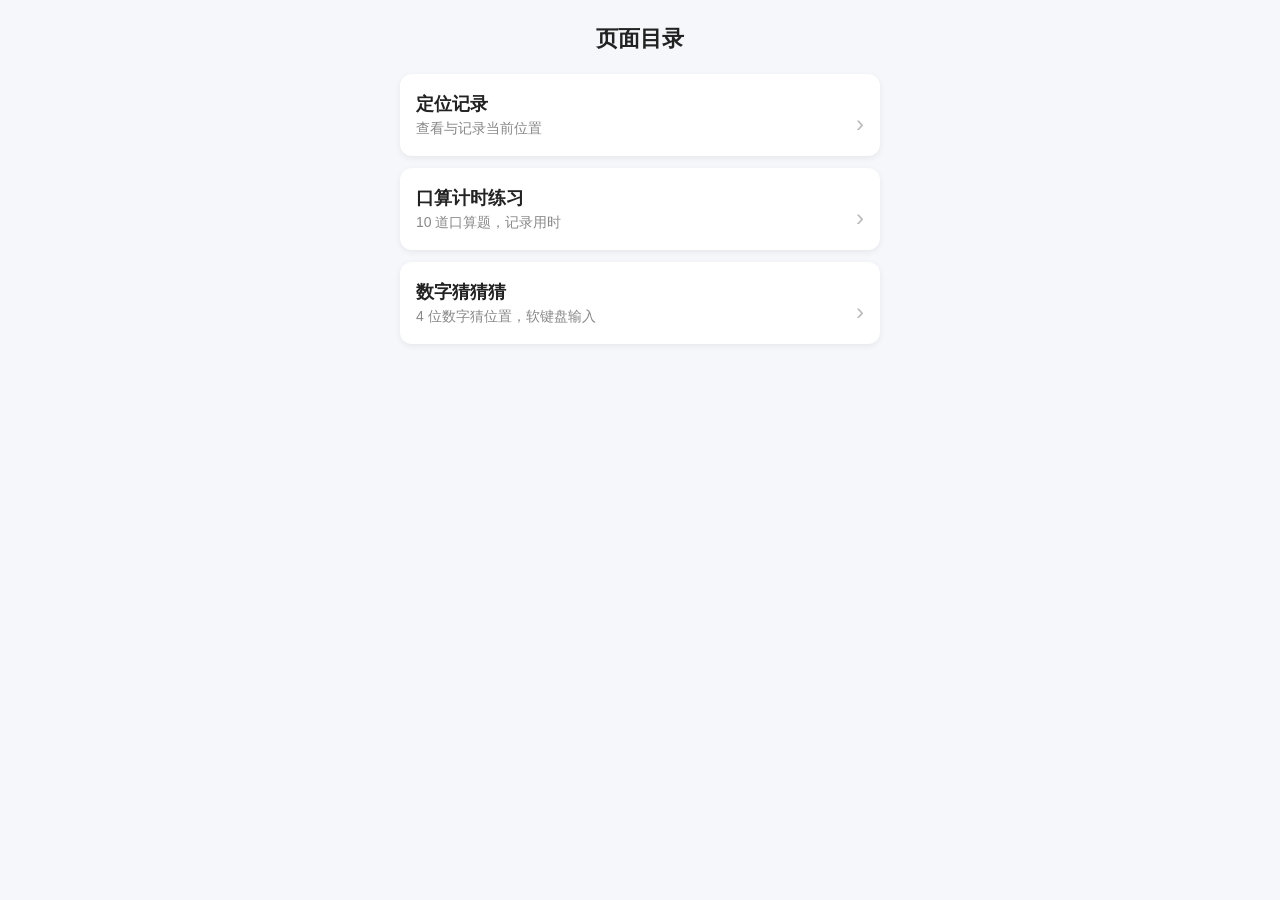
<file: index.html>
<!DOCTYPE html>
<html lang="zh-CN">
<head>
  <meta charset="UTF-8">
  <meta name="viewport" content="width=device-width, initial-scale=1.0, viewport-fit=cover">
  <meta name="theme-color" content="#ffffff">
  <meta name="apple-mobile-web-app-capable" content="yes">
  <meta name="apple-mobile-web-app-status-bar-style" content="default">
  <title>页面目录</title>
  <link rel="icon" href="/favicon.ico">
  <style>
    *{margin:0;padding:0;box-sizing:border-box;-webkit-tap-highlight-color:transparent}
    body{
      min-height:100vh;
      padding:24px 16px calc(24px + env(safe-area-inset-bottom));
      background:#f5f7fa;color:#222;
      font-family:-apple-system,'PingFang SC','Microsoft YaHei',sans-serif;
    }
    h1{font-size:22px;font-weight:600;text-align:center;margin-bottom:20px}
    .list{display:flex;flex-direction:column;gap:12px;max-width:480px;margin:0 auto}
    .item{
      display:block;padding:18px 16px;border-radius:12px;
      background:#fff;color:inherit;text-decoration:none;
      box-shadow:0 2px 6px #0001;
    }
    .item:active{background:#eef4fb}
    .item .name{font-size:18px;font-weight:600}
    .item .desc{margin-top:4px;font-size:14px;color:#888}
    .item::after{content:'›';float:right;margin-top:-28px;font-size:24px;color:#bbb}
  </style>
</head>
<body>
  <h1>页面目录</h1>
  <div class="list">
    <a class="item" href="location.html">
      <div class="name">定位记录</div>
      <div class="desc">查看与记录当前位置</div>
    </a>
    <a class="item" href="mental.html">
      <div class="name">口算计时练习</div>
      <div class="desc">10 道口算题，记录用时</div>
    </a>
    <a class="item" href="MeasurementQuantity.html">
      <div class="name">数字猜猜猜</div>
      <div class="desc">4 位数字猜位置，软键盘输入</div>
    </a>
  </div>
</body>
</html>
</file>
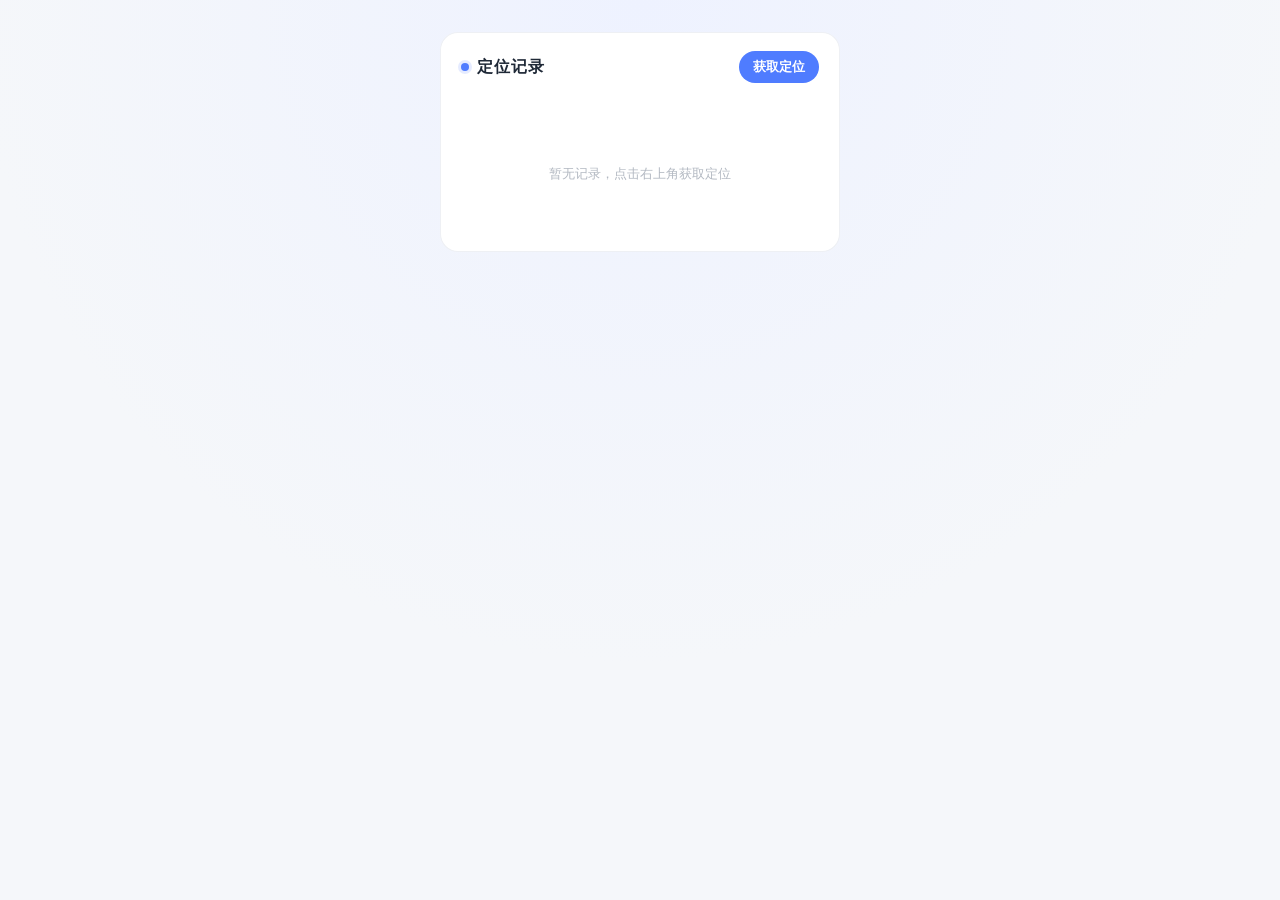
<file: location.html>
<!DOCTYPE html>
<html lang="zh-CN">
<head>
  <meta charset="UTF-8">
  <meta name="viewport" content="width=device-width, initial-scale=1.0, viewport-fit=cover">
  <meta name="theme-color" content="#ffffff">
  <meta name="apple-mobile-web-app-capable" content="yes">
  <meta name="apple-mobile-web-app-status-bar-style" content="default">
  <title>定位记录</title>
  <style>
    * {
      box-sizing: border-box;
    }

    html,
    body {
      margin: 0;
      padding: 0;
    }

    .page {
      display: flex;
      flex-direction: column;
      min-height: 100vh;
      min-height: 100dvh;
      padding: 0 env(safe-area-inset-right) env(safe-area-inset-bottom)
        env(safe-area-inset-left);
      background: #f5f7fa;
      font-family: -apple-system, 'PingFang SC', 'Microsoft YaHei', sans-serif;
      -webkit-tap-highlight-color: transparent;
    }

    .app-bar {
      display: flex;
      align-items: center;
      gap: 8px;
      padding: calc(env(safe-area-inset-top) + 14px) 16px 14px;
      background: #fff;
      border-bottom: 1px solid #eef0f4;
    }

    .pin {
      width: 8px;
      height: 8px;
      border-radius: 50%;
      background: #4f7cff;
      box-shadow: 0 0 0 3px rgba(79, 124, 255, 0.15);
    }

    .app-title {
      font-size: 16px;
      font-weight: 600;
      letter-spacing: 1px;
      color: #1f2937;
    }

    .action-btn {
      flex-shrink: 0;
      margin-left: auto;
      height: 32px;
      padding: 0 14px;
      border: none;
      border-radius: 16px;
      background: #4f7cff;
      color: #fff;
      font-size: 13px;
      font-weight: 600;
      cursor: pointer;
      transition: opacity 0.15s;
    }

    .action-btn:active {
      opacity: 0.8;
    }

    .action-btn:disabled {
      background: #a9bcf5;
      cursor: default;
    }

    .content {
      flex: 1;
      padding: 16px;
    }

    .hint {
      margin: 0 0 12px;
      padding: 10px 12px;
      border-radius: 10px;
      background: #fdecec;
      color: #d14343;
      font-size: 13px;
      line-height: 1.5;
    }

    .empty {
      padding: 48px 0;
      text-align: center;
      font-size: 13px;
      color: #b3b9c2;
    }

    .list {
      display: flex;
      flex-direction: column;
      gap: 10px;
    }

    .record {
      padding: 14px 16px;
      background: #fff;
      border-radius: 14px;
      box-shadow: 0 2px 10px rgba(31, 41, 55, 0.05);
    }

    .record-top {
      display: flex;
      align-items: flex-start;
      gap: 12px;
    }

    .remove-btn {
      flex-shrink: 0;
      margin-left: auto;
      padding: 0;
      border: none;
      background: none;
      color: #c3c9d2;
      font-size: 12px;
      cursor: pointer;
      transition: color 0.15s;
    }

    .remove-btn:hover,
    .remove-btn:active {
      color: #d14343;
    }

    .coord {
      display: flex;
      flex: 1;
      min-width: 0;
      flex-direction: column;
      gap: 2px;
    }

    .coord-label {
      font-size: 11px;
      letter-spacing: 1px;
      color: #9aa1ab;
    }

    .coord-value {
      font-size: 15px;
      font-weight: 600;
      color: #1f2937;
      font-variant-numeric: tabular-nums;
    }

    .record-meta {
      display: flex;
      justify-content: space-between;
      gap: 12px;
      margin-top: 10px;
      padding-top: 10px;
      border-top: 1px dashed #eceef2;
      font-size: 11px;
      color: #b3b9c2;
      font-variant-numeric: tabular-nums;
    }

    /* 平板 / 桌面：居中卡片 */
    @media (min-width: 640px) {
      .page {
        align-items: center;
        padding: 32px 16px;
        background: radial-gradient(circle at 50% 0%, #eef2ff 0%, #f5f7fa 60%, #f5f7fa 100%);
      }

      .app-bar,
      .content {
        width: 100%;
        max-width: 400px;
      }

      .app-bar {
        border-radius: 18px 18px 0 0;
        border: 1px solid #eef0f4;
        border-bottom: none;
        padding: 18px 20px;
      }

      .content {
        flex: 0 1 auto;
        background: #fff;
        border: 1px solid #eef0f4;
        border-top: none;
        border-radius: 0 0 18px 18px;
        padding: 16px 20px 20px;
      }
    }
  </style>
</head>
<body>
  <div class="page">
    <header class="app-bar">
      <div class="pin" aria-hidden="true"></div>
      <span class="app-title">定位记录</span>
      <button id="locate-btn" class="action-btn">获取定位</button>
    </header>

    <main class="content">
      <p id="hint" class="hint" hidden></p>
      <div id="empty" class="empty">暂无记录，点击右上角获取定位</div>
      <div id="list" class="list"></div>
    </main>
  </div>

  <script>
    const STORAGE_KEY = 'location-records'

    const listEl = document.getElementById('list')
    const emptyEl = document.getElementById('empty')
    const hintEl = document.getElementById('hint')
    const btn = document.getElementById('locate-btn')

    const loadRecords = () => {
      try {
        const data = JSON.parse(localStorage.getItem(STORAGE_KEY) || '[]')
        return Array.isArray(data) ? data : []
      } catch {
        return []
      }
    }

    const records = loadRecords()

    const saveRecords = () => {
      localStorage.setItem(STORAGE_KEY, JSON.stringify(records))
    }

    const pad = (n) => String(n).padStart(2, '0')

    const formatTime = (ts) => {
      const d = new Date(ts)
      return (
        d.getFullYear() + '-' + pad(d.getMonth() + 1) + '-' + pad(d.getDate()) +
        ' ' + pad(d.getHours()) + ':' + pad(d.getMinutes()) + ':' + pad(d.getSeconds())
      )
    }

    const el = (tag, className, text) => {
      const node = document.createElement(tag)
      if (className) node.className = className
      if (text !== undefined) node.textContent = text
      return node
    }

    const buildRecord = (record, index) => {
      const item = el('div', 'record')
      const top = el('div', 'record-top')

      const lngBox = el('div', 'coord')
      lngBox.append(
        el('span', 'coord-label', '经度'),
        el('span', 'coord-value', record.lng.toFixed(6)),
      )

      const latBox = el('div', 'coord')
      latBox.append(
        el('span', 'coord-label', '纬度'),
        el('span', 'coord-value', record.lat.toFixed(6)),
      )

      const removeBtn = el('button', 'remove-btn', '删除')
      removeBtn.type = 'button'
      removeBtn.addEventListener('click', () => removeRecord(index))

      top.append(lngBox, latBox, removeBtn)

      const meta = el('div', 'record-meta')
      meta.append(
        el('span', '', '精度约 ' + Math.round(record.accuracy) + ' 米'),
        el('span', '', formatTime(record.time)),
      )

      item.append(top, meta)
      return item
    }

    const removeRecord = (index) => {
      records.splice(index, 1)
      saveRecords()
      render()
    }

    const render = () => {
      listEl.textContent = ''
      emptyEl.hidden = records.length > 0
      records.forEach((record, index) => listEl.append(buildRecord(record, index)))
    }

    const showHint = (message) => {
      hintEl.textContent = message
      hintEl.hidden = false
    }

    const locate = () => {
      hintEl.hidden = true

      if (!('geolocation' in navigator)) {
        showHint('当前浏览器不支持定位功能')
        return
      }

      btn.disabled = true
      btn.textContent = '定位中…'

      navigator.geolocation.getCurrentPosition(
        (pos) => {
          records.unshift({
            lng: pos.coords.longitude,
            lat: pos.coords.latitude,
            accuracy: pos.coords.accuracy,
            time: Date.now(),
          })
          saveRecords()
          render()
          btn.disabled = false
          btn.textContent = '获取定位'
        },
        (err) => {
          showHint(err.message || '定位失败')
          btn.disabled = false
          btn.textContent = '获取定位'
        },
        { enableHighAccuracy: true, timeout: 10000, maximumAge: 0 },
      )
    }

    btn.addEventListener('click', locate)
    render()
  </script>
</body>
</html>
</file>
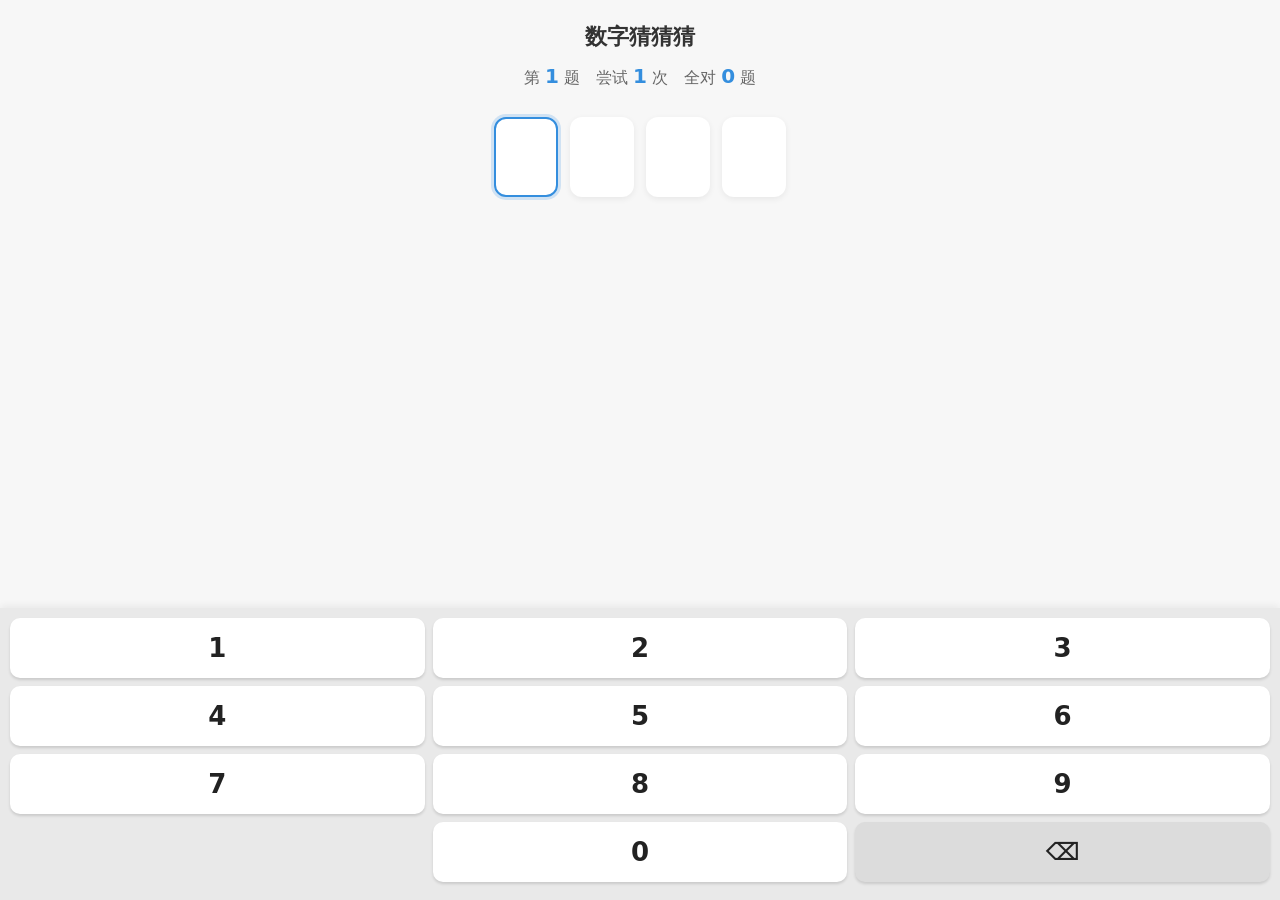
<file: MeasurementQuantity.html>
<!DOCTYPE html>
<html lang="zh-CN">
<head>
<meta charset="UTF-8">
<meta name="viewport" content="width=device-width, initial-scale=1, maximum-scale=1, user-scalable=no">
<title>数字猜猜猜【手机版】</title>
<style>
*{margin:0;padding:0;font-family:system-ui, sans-serif;box-sizing:border-box;-webkit-tap-highlight-color:transparent}
html,body{height:100%}
body{
  background:#f7f7f7;text-align:center;
  display:flex;flex-direction:column;
  padding:16px 16px 300px;
  touch-action:manipulation;user-select:none;
}
h1{font-size:22px;font-weight:600;color:#333;margin-top:6px}
#status{margin-top:12px;font-size:16px;color:#666}
#status b{color:#348ede;font-size:20px}

/* 四个输入框 */
#boxes{display:flex;justify-content:center;gap:12px;margin:28px 0 8px}
.box{
  width:64px;height:80px;line-height:80px;
  background:#fff;border-radius:12px;
  font-size:38px;font-weight:bold;color:#222;
  box-shadow:0 2px 6px #0001;
  border:2px solid transparent;
}
.box.filled{border-color:#348ede}
.box.active{border-color:#348ede;box-shadow:0 0 0 3px #348ede33}

#tip{margin-top:16px;font-size:24px;font-weight:bold;min-height:36px;color:#333}
#tip.good{color:#228822}
#tip.bad{color:#d33}
#answer{margin-top:6px;font-size:16px;color:#888;min-height:22px}

#nextBtn{
  display:none;margin:14px auto 0;
  padding:12px 40px;font-size:20px;border:none;border-radius:10px;
  background:#348ede;color:#fff;
}
#nextBtn.show{display:inline-block}

/* 软键盘 */
#keyboard{
  position:fixed;left:0;right:0;bottom:0;
  background:#e9e9e9;padding:10px 10px 18px;
  display:grid;grid-template-columns:repeat(3,1fr);gap:8px;
  box-shadow:0 -2px 8px #0001;
}
#keyboard button{
  height:60px;font-size:26px;font-weight:600;
  border:none;border-radius:10px;background:#fff;color:#222;
  box-shadow:0 2px 3px #0002;
}
#keyboard button:active{background:#d7d7d7}
#keyboard button.del{background:#dcdcdc;font-size:24px}
#keyboard button:disabled{opacity:.35}
</style>
</head>
<body>
<h1>数字猜猜猜</h1>
<div id="status">第 <b id="round">1</b> 题　尝试 <b id="attempts">1</b> 次　全对 <b id="score">0</b> 题</div>

<div id="boxes">
  <div class="box"></div>
  <div class="box"></div>
  <div class="box"></div>
  <div class="box"></div>
</div>

<div id="tip"></div>
<div id="answer"></div>
<button id="nextBtn" onclick="handleNext()">下一题</button>

<div id="keyboard"></div>

<script>
  var LENGTH = 4;
  var target = [];
  var input = [];
  var judged = false;
  var round = 1;
  var attempts = 1;
  var score = 0;

  var boxes = document.querySelectorAll('.box');
  var tip = document.getElementById('tip');
  var answerEl = document.getElementById('answer');
  var nextBtn = document.getElementById('nextBtn');
  var keyboard = document.getElementById('keyboard');

  function randomTarget() {
    target = [];
    for (var i = 0; i < LENGTH; i++) {
      target.push(Math.floor(Math.random() * 10));
    }
    console.log(target);
  }

  function render() {
    for (var i = 0; i < LENGTH; i++) {
      boxes[i].textContent = input[i] === undefined ? '' : input[i];
      boxes[i].className = 'box'
        + (input[i] !== undefined ? ' filled' : '')
        + (!judged && i === input.length ? ' active' : '');
    }
  }

  function pressDigit(d) {
    if (judged || input.length >= LENGTH) return;
    if (tip.textContent) {
      tip.textContent = '';
      tip.className = '';
    }
    input.push(Number(d));
    render();
    if (input.length === LENGTH) judge();
  }

  function pressDelete() {
    if (judged || input.length === 0) return;
    input.pop();
    render();
  }

  function judge() {
    judged = true;
    var hits = 0;
    for (var i = 0; i < LENGTH; i++) {
      if (input[i] === target[i]) hits++;
    }
    render();
    if (hits === LENGTH) {
      tip.textContent = '全部正确！';
      tip.className = 'good';
      score++;
      document.getElementById('score').textContent = score;
      answerEl.textContent = '正确答案：' + target.join('');
      nextBtn.textContent = '下一题';
      nextBtn.classList.add('show');
      setKeypadEnabled(false);
    } else {
      // 猜错：自动清空，留着同一组随机数继续猜
      attempts++;
      document.getElementById('attempts').textContent = attempts;
      input = [];
      judged = false;
      tip.textContent = '对了 ' + hits + ' 个，再猜一次';
      tip.className = 'bad';
      render();
    }
  }

  function handleNext() {
    nextRound();
  }

  function nextRound() {
    round++;
    document.getElementById('round').textContent = round;
    input = [];
    judged = false;
    attempts = 1;
    document.getElementById('attempts').textContent = attempts;
    tip.textContent = '';
    tip.className = '';
    answerEl.textContent = '';
    nextBtn.classList.remove('show');
    setKeypadEnabled(true);
    randomTarget();
    render();
  }

  function setKeypadEnabled(on) {
    var btns = keyboard.querySelectorAll('button');
    for (var i = 0; i < btns.length; i++) btns[i].disabled = !on;
  }

  function buildKeypad() {
    var keys = ['1','2','3','4','5','6','7','8','9','','0','⌫'];
    keys.forEach(function (k) {
      var btn = document.createElement('button');
      if (k === '') {
        btn.style.visibility = 'hidden';
        keyboard.appendChild(btn);
        return;
      }
      if (k === '⌫') {
        btn.textContent = '⌫';
        btn.className = 'del';
        btn.onclick = pressDelete;
      } else {
        btn.textContent = k;
        btn.onclick = function () { pressDigit(k); };
      }
      keyboard.appendChild(btn);
    });
  }

  buildKeypad();
  randomTarget();
  render();
</script>
</body>
</html>
</file>
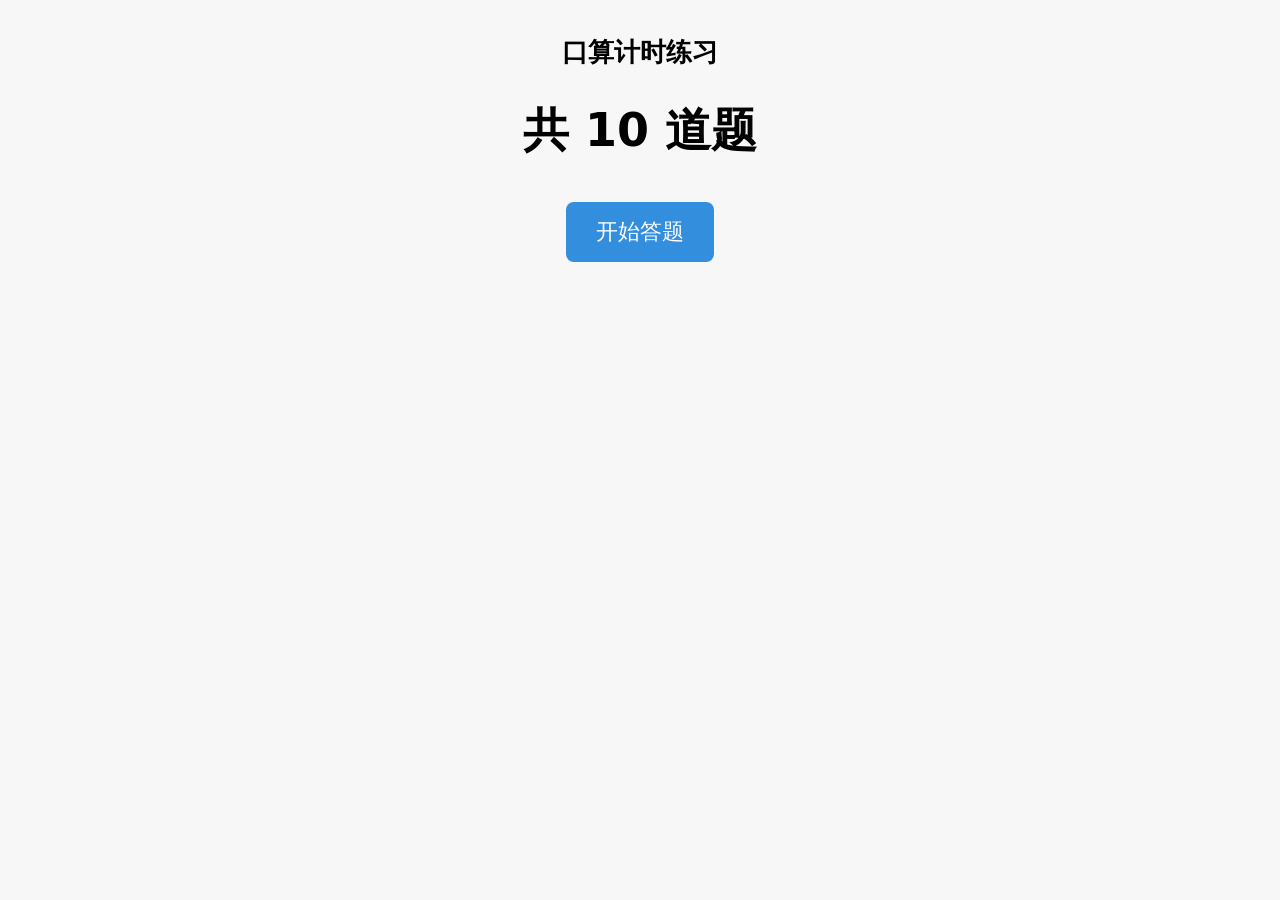
<file: mental.html>
<!DOCTYPE html>
<html lang="zh-CN">
<head>
<meta charset="UTF-8">
<meta name="viewport" content="width=device-width, initial-scale=1, maximum-scale=1">
<title>口算计时练习【手机版】</title>
<style>
*{margin:0;padding:0;font-family:system-ui, sans-serif;box-sizing:border-box}
body{padding:20px;text-align:center;background:#f7f7f7}
h1{font-size:26px;margin:15px 0}
.screen{display:none}
.screen.active{display:block}
.question{font-size:46px;margin:30px 0;font-weight:bold}
#progress{font-size:20px;color:#666;margin-top:10px}
#time{font-size:28px;color:#228822;margin:20px 0}
#inputBox{font-size:32px;padding:12px;width:220px;text-align:center}
#tip{margin-top:20px;font-size:22px;color:#333;min-height:30px}
#keyboard{margin-top:30px}
#keyboard button{
    width:75px;height:75px;
    font-size:28px;margin:4px;
    border:none;border-radius:8px;background:#fff;box-shadow:0 2px 4px #0002
}
.mainBtn{
    padding:15px 30px;font-size:22px;margin:10px;border:none;border-radius:8px;background:#348ede;color:#fff
}
.summary{font-size:24px;margin:15px 0;color:#333}
.summary b{color:#228822;font-size:30px}
#resultList{text-align:left;margin-top:20px}
.row{
    display:flex;align-items:center;
    background:#fff;border-radius:8px;
    padding:10px 12px;margin-bottom:8px;
    font-size:18px;box-shadow:0 1px 3px #0001
}
.row .idx{width:34px;color:#999}
.row .expr{flex:1;font-weight:bold}
.row .ans{width:80px;color:#555}
.row .cost{width:86px;text-align:right;color:#348ede}
.row.ok .expr{color:#228822}
.row.bad .expr{color:#d33}
</style>
</head>
<body>
<h1>口算计时练习</h1>

<!-- 开始页 -->
<div id="startScreen" class="screen active">
  <div class="question">共 10 道题</div>
  <button class="mainBtn" onclick="startGame()">开始答题</button>
</div>

<!-- 答题页 -->
<div id="quizScreen" class="screen">
  <div id="progress">第 1 / 10 题</div>
  <div id="question2" class="question">准备开始</div>
  <div id="time">总用时：0.00 秒</div>
  <input id="inputBox" placeholder="答案" readonly>
  <div id="tip"></div>
  <div id="keyboard">
    <button onclick="addNum(1)">1</button>
    <button onclick="addNum(2)">2</button>
    <button onclick="addNum(3)">3</button>
    <button onclick="del()">←</button>
    <br>
    <button onclick="addNum(4)">4</button>
    <button onclick="addNum(5)">5</button>
    <button onclick="addNum(6)">6</button>
    <button onclick="clearAll()">C</button>
    <br>
    <button onclick="addNum(7)">7</button>
    <button onclick="addNum(8)">8</button>
    <button onclick="addNum(9)">9</button>
    <button onclick="submit()">✓</button>
    <br>
    <button onclick="addNum(0)">0</button>
  </div>
</div>

<!-- 结算页 -->
<div id="resultScreen" class="screen">
  <div id="question3" class="question">答题完成</div>
  <div class="summary">总用时：<b id="totalTime">0.00</b> 秒</div>
  <div class="summary">正确：<b id="correctCount">0</b> / 10</div>
  <div id="resultList"></div>
  <button class="mainBtn" onclick="startGame()">再来一轮</button>
</div>

<script>
const TOTAL = 10;
const inputBox = document.getElementById("inputBox");
const timeDom = document.getElementById("time");

let questions = [];   // {a, b, answer, user, cost, right}
let current = 0;
let totalStart = 0;
let questionStart = 0;
let timer = null;
let locked = false;

// 生成 0 ~ 100 之间数字
function randomNum(){
    return Math.floor(Math.random() * 101);
}

function showScreen(id){
    document.querySelectorAll(".screen").forEach(el => el.classList.remove("active"));
    document.getElementById(id).classList.add("active");
}

function startGame(){
    questions = [];
    for(let i = 0; i < TOTAL; i++){
        const a = randomNum();
        const b = randomNum();
        questions.push({ a, b, answer: a + b, user: null, cost: 0, right: false });
    }
    current = 0;
    totalStart = Date.now();
    locked = false;
    showScreen("quizScreen");
    renderQuestion();
    if(timer) clearInterval(timer);
    timer = setInterval(updateTime, 50);
}

function renderQuestion(){
    const q = questions[current];
    document.getElementById("progress").innerText = `第 ${current + 1} / ${TOTAL} 题`;
    document.getElementById("question2").innerText = `${q.a} + ${q.b} = ?`;
    document.getElementById("tip").innerText = "";
    inputBox.value = "";
    questionStart = Date.now();
}

function updateTime(){
    const cost = ((Date.now() - totalStart) / 1000).toFixed(2);
    timeDom.innerText = `总用时：${cost} 秒`;
}

function addNum(n){
    if(locked) return;
    if(inputBox.value.length >= 5) return;
    inputBox.value += n;
}

function del(){
    if(locked) return;
    inputBox.value = inputBox.value.slice(0, -1);
}

function clearAll(){
    if(locked) return;
    inputBox.value = "";
}

function submit(){
    if(locked) return;
    if(inputBox.value === ""){
        document.getElementById("tip").innerText = "请先输入答案";
        return;
    }
    locked = true;
    const q = questions[current];
    q.user = Number(inputBox.value);
    q.cost = (Date.now() - questionStart) / 1000;
    q.right = q.user === q.answer;
    document.getElementById("tip").innerText = q.right
        ? `✅ 正确！本题 ${q.cost.toFixed(2)} 秒`
        : `❌ 错误，正确答案：${q.answer}`;

    setTimeout(() => {
        current++;
        if(current < TOTAL){
            locked = false;
            renderQuestion();
        }else{
            finishGame();
        }
    }, 600);
}

function finishGame(){
    if(timer) clearInterval(timer);
    timer = null;
    const totalCost = ((Date.now() - totalStart) / 1000).toFixed(2);
    const rightNum = questions.filter(q => q.right).length;

    document.getElementById("totalTime").innerText = totalCost;
    document.getElementById("correctCount").innerText = rightNum;

    const list = document.getElementById("resultList");
    list.innerHTML = questions.map((q, i) => `
        <div class="row ${q.right ? "ok" : "bad"}">
            <span class="idx">${i + 1}.</span>
            <span class="expr">${q.a} + ${q.b} = ${q.answer}</span>
            <span class="ans">${q.right ? "✅" : "❌ " + q.user}</span>
            <span class="cost">${q.cost.toFixed(2)}s</span>
        </div>
    `).join("");

    showScreen("resultScreen");
}
</script>
</body>
</html>
</file>
